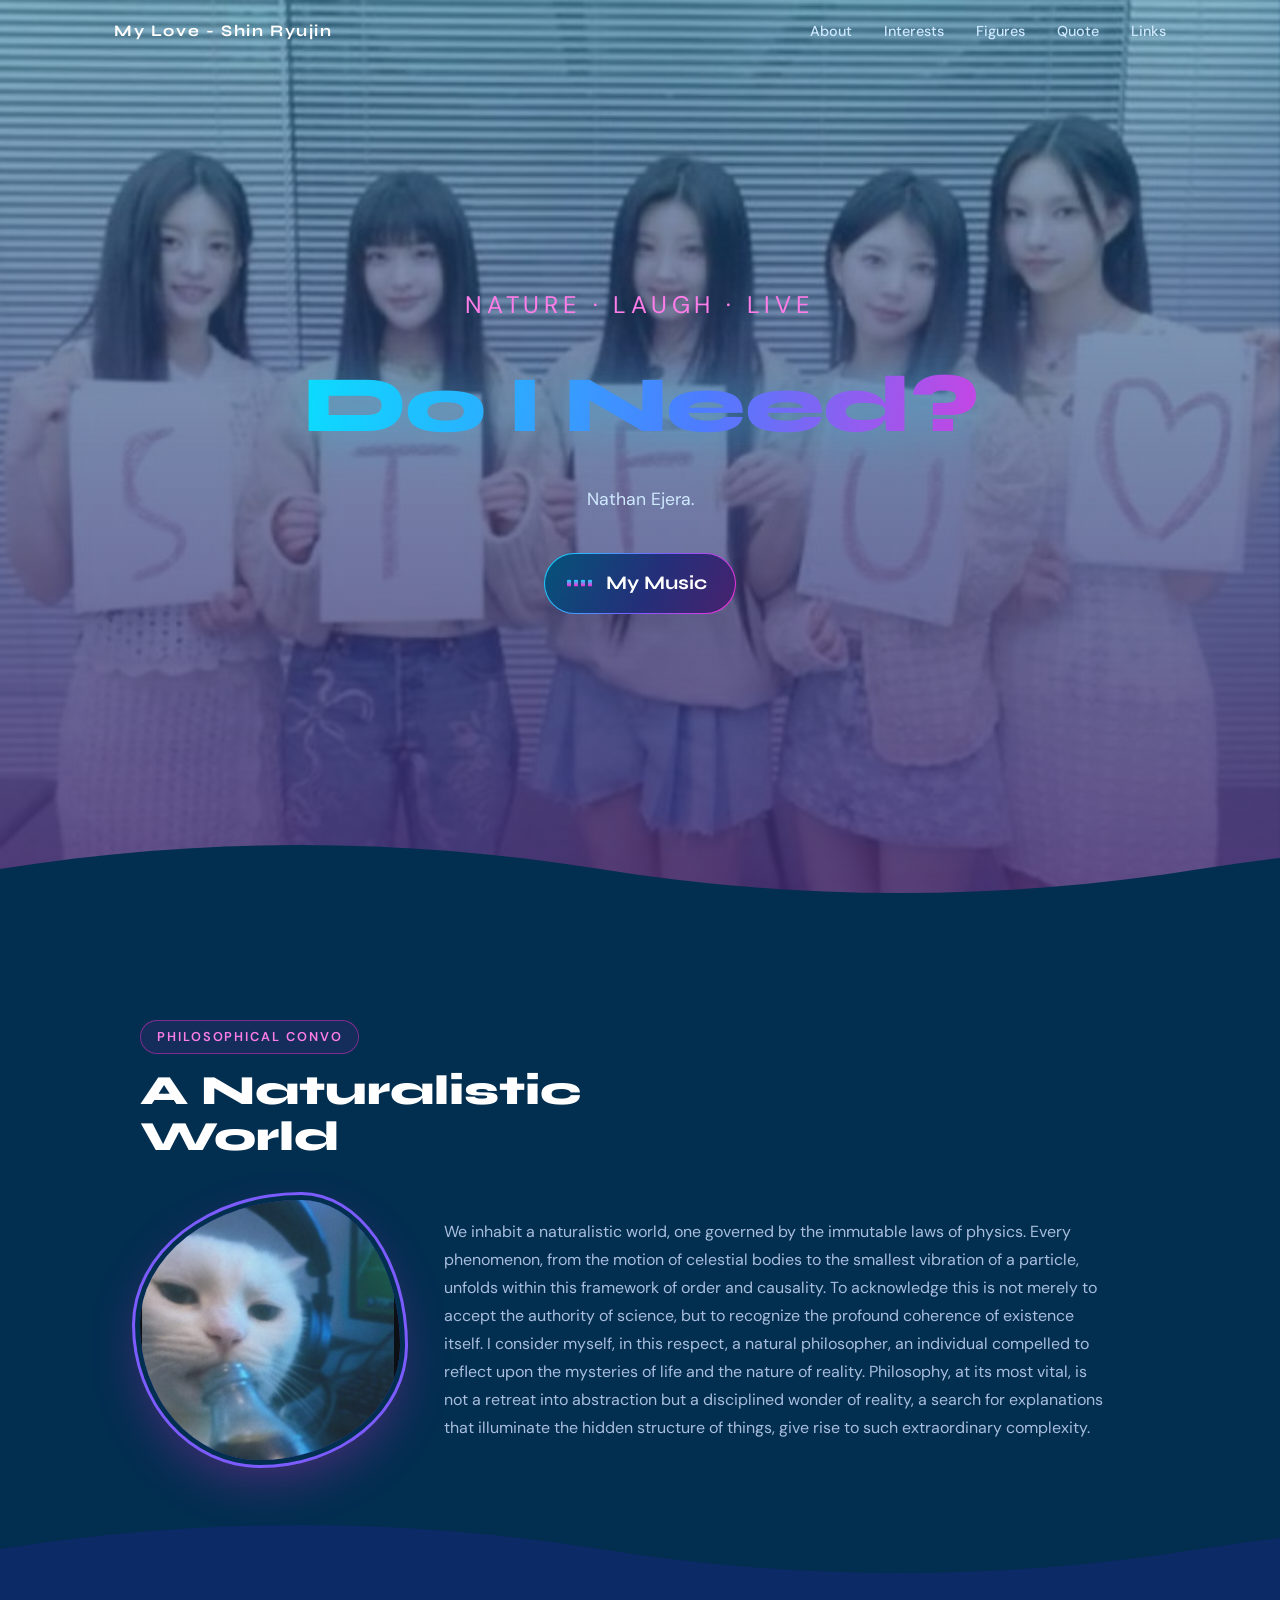
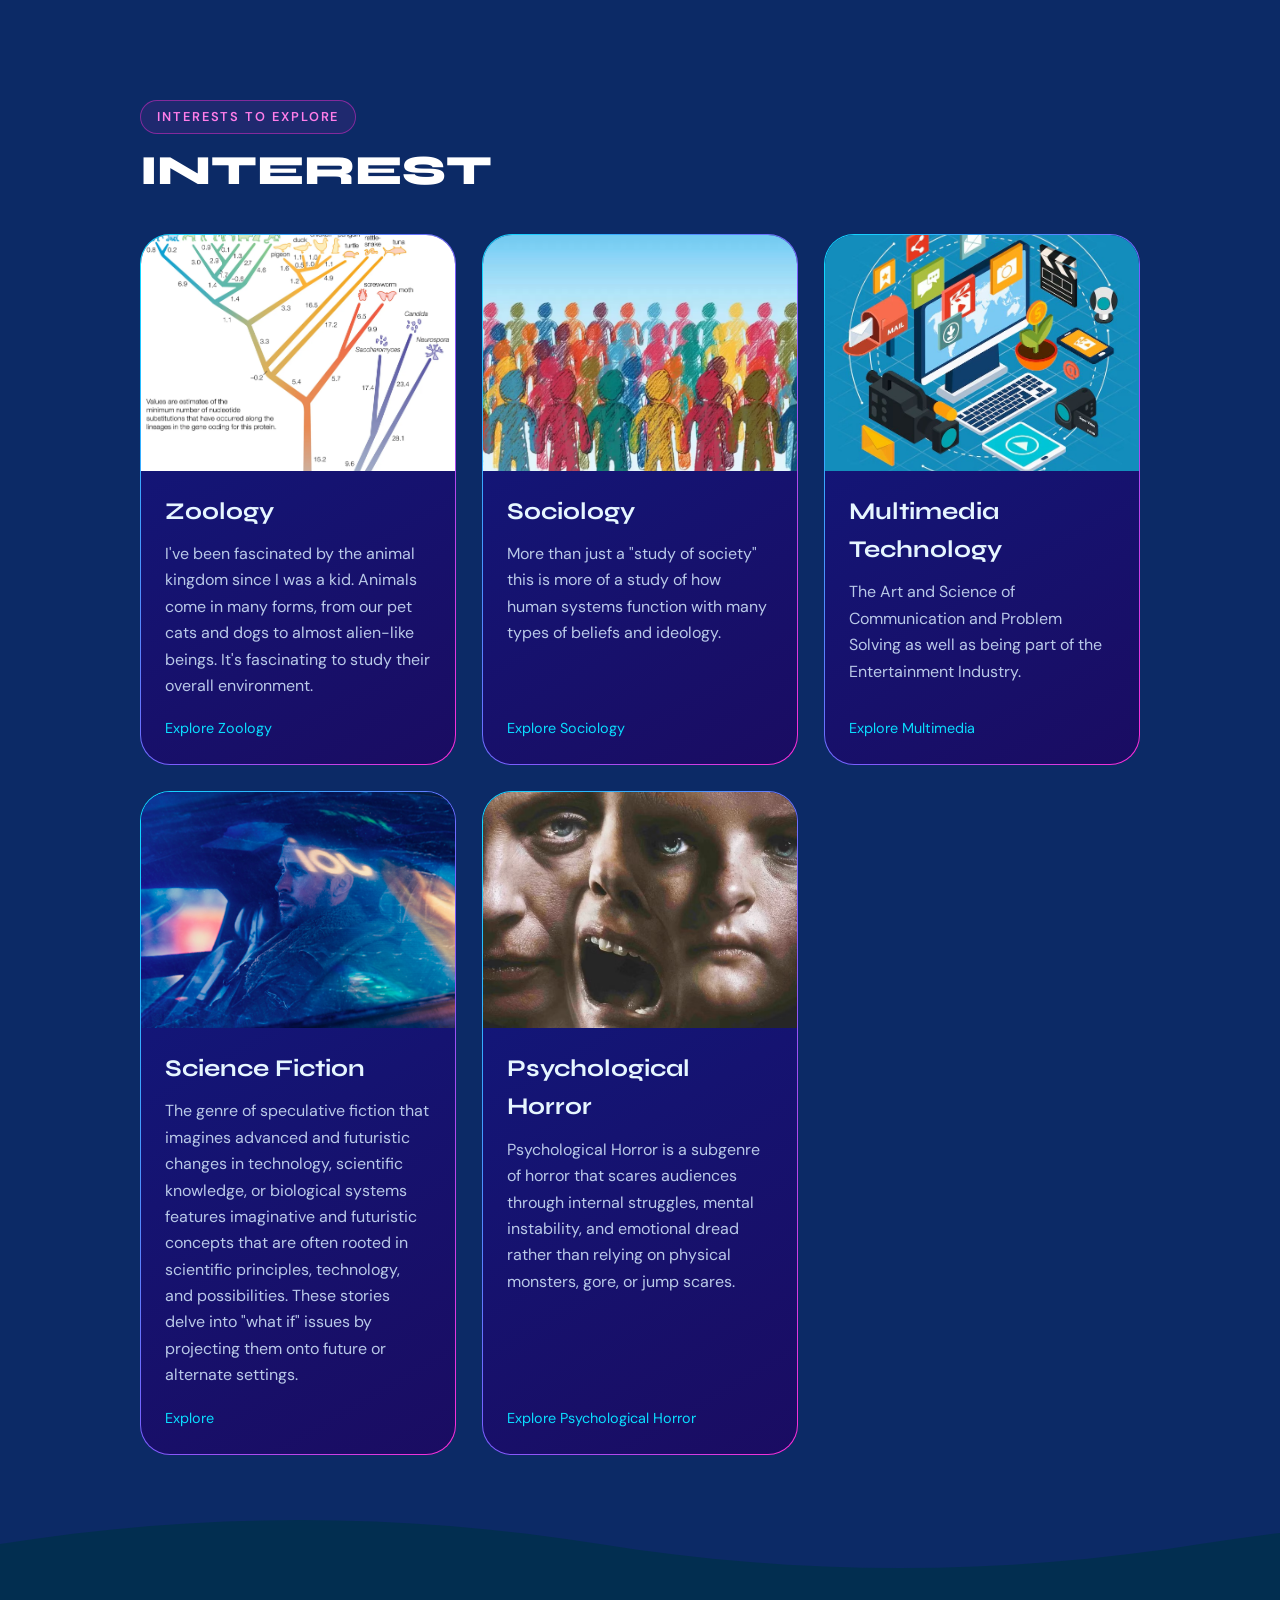
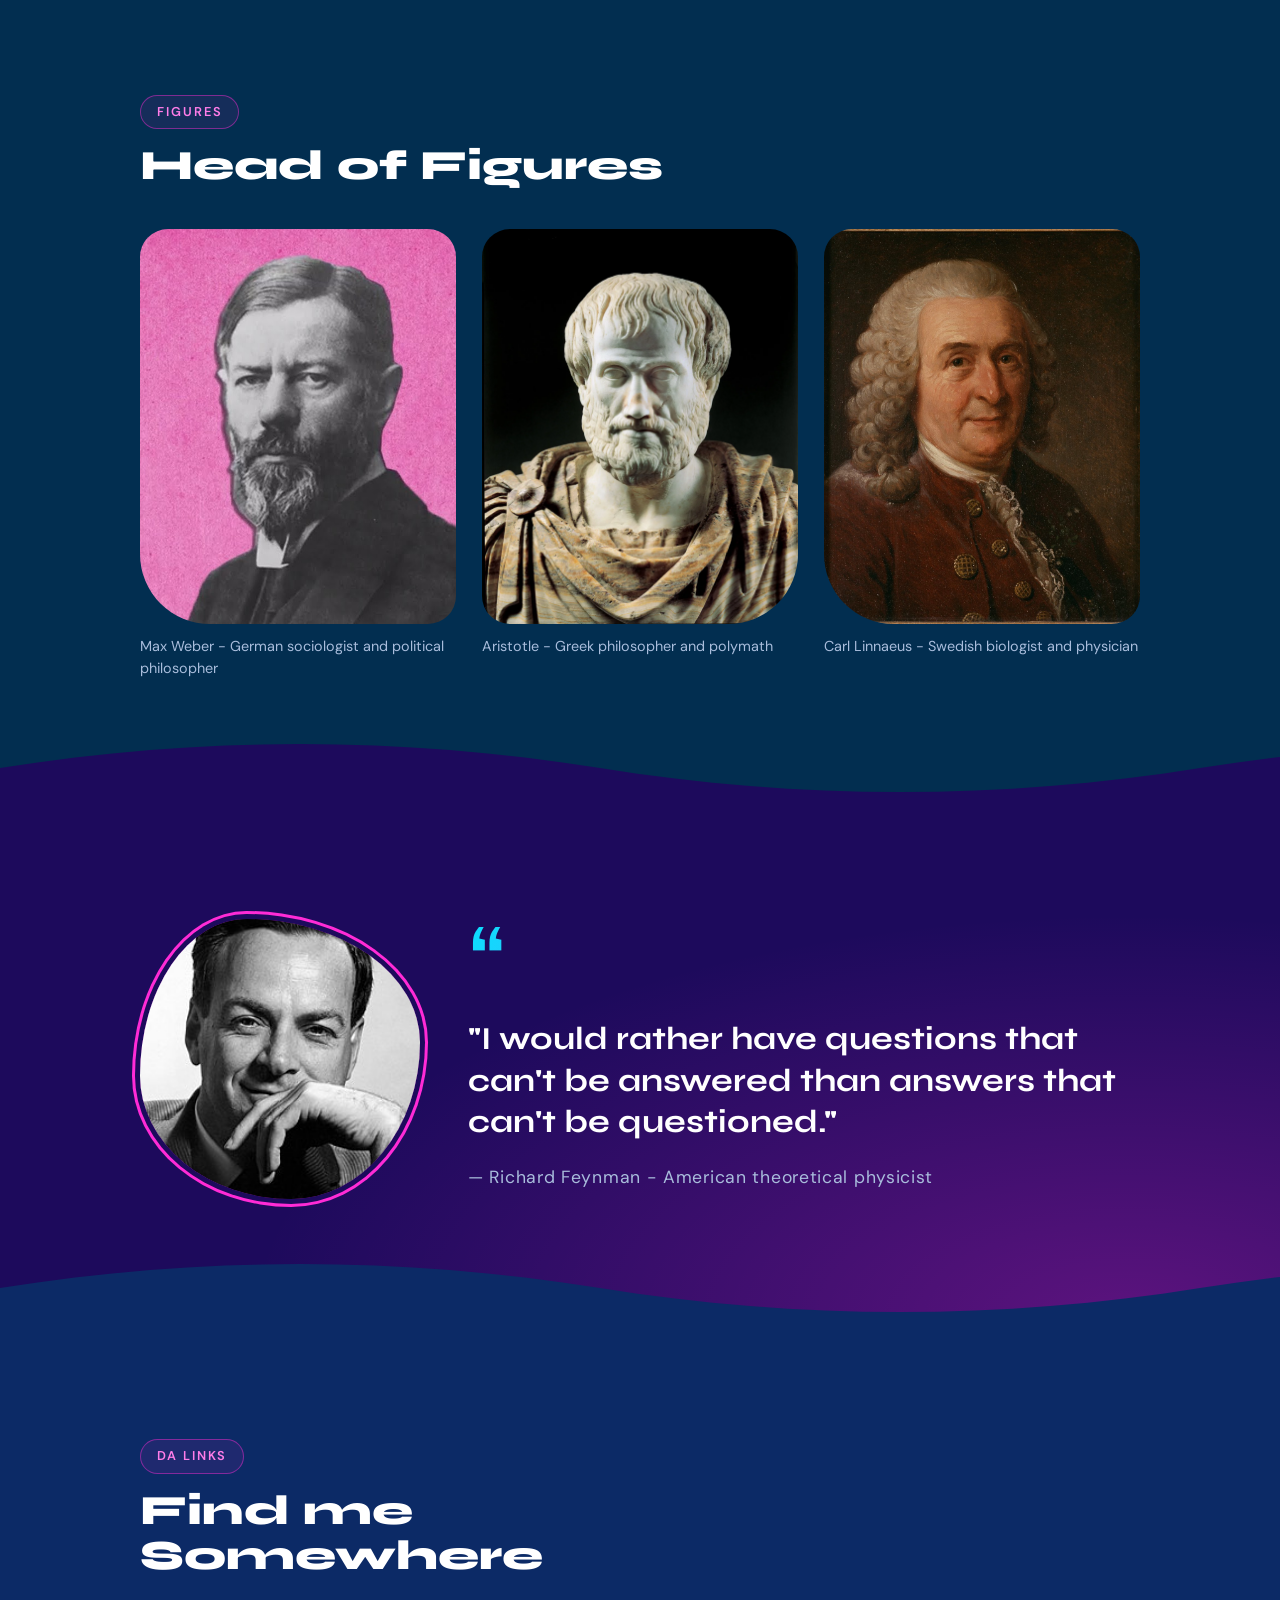
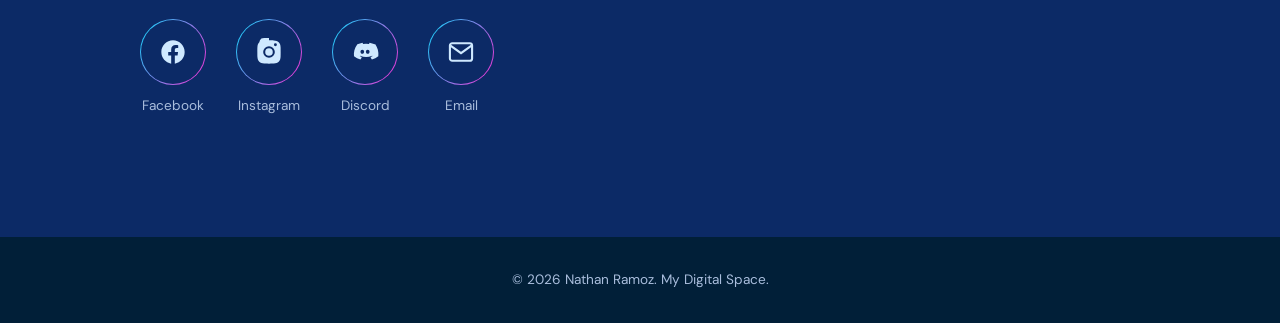
<file: index.html>
<!DOCTYPE html>
<html lang="en">
<head>
  <meta charset="UTF-8">
  <meta name="viewport" content="width=device-width, initial-scale=1.0">
  <title>MyVeryOwn</title>
  <link rel="preconnect" href="https://fonts.googleapis.com">
  <link rel="preconnect" href="https://fonts.gstatic.com" crossorigin>
  <link href="https://fonts.googleapis.com/css2?family=DM+Sans:wght@400;500&family=Syne:wght@700;800&display=swap" rel="stylesheet">
  <link rel="stylesheet" href="style.css">
  <link rel="stylesheet" href="spice.css"> <!-- extra styling, loads after style.css -->
  <link rel="icon" type="image/png" href="fv/bear.jpg">
</head>
<body>

  <header id="hero">
    <div class="hero-img" style="background-image: url('images/cover.jpg');"></div>
    <div class="hero-overlay"></div>
    <div class="hero-content">
      <p class="eyebrow">Nature · Laugh · Live</p>
      <h1>Do I Need?</h1>
      <p class="tagline">Nathan Ejera.</p>
      <!-- Music entry: keep class="scroll-cue music-cue" -->
      <a href="music.html" class="scroll-cue music-cue" aria-label="Open My Music">
        <span class="eq" aria-hidden="true"><i></i><i></i><i></i><i></i></span>
        <span>My Music</span>
      </a>
    </div>
  </header>

  <nav id="navbar">
    <div class="nav-inner">
      <span class="nav-brand">My Love - Shin Ryujin</span>
      <button id="nav-toggle" aria-label="Toggle menu" aria-expanded="false">
        <span></span><span></span><span></span>
      </button>
      <ul id="nav-menu">
        <li><a href="#about">About</a></li>
        <li><a href="#interests">Interests</a></li>
        <li><a href="#favorites">Figures</a></li>
        <li><a href="#quote">Quote</a></li>
        <li><a href="#links">Links</a></li>
      </ul>
    </div>
  </nav>

  <main>

    <section id="about" class="section">
      <div class="section-inner">
        <span class="section-label"> Philosophical Convo </span>
        <h2>A Naturalistic World</h2>
        <div class="about-grid">
          <img src="images/cat.png" alt="Profile photo" class="profile-photo">
          <p>
          We inhabit a naturalistic world, one governed by the immutable laws of physics.
          Every phenomenon, from the motion of celestial bodies to the smallest vibration of a particle,
          unfolds within this framework of order and causality. To acknowledge this is not merely to accept
          the authority of science, but to recognize the profound coherence of existence itself.
          I consider myself, in this respect, a natural philosopher, an individual compelled to reflect
          upon the mysteries of life and the nature of reality.
          Philosophy, at its most vital, is not a retreat into abstraction but a disciplined wonder of reality,
          a search for explanations that illuminate the hidden structure of things,
          give rise to such extraordinary complexity.
          </p>
        </div>
      </div>
    </section>


    <section id="interests" class="section alt">
      <div class="section-inner">
        <span class="section-label">Interests to Explore</span>
        <h2>INTEREST</h2>
        <div class="card-grid">

          <!--To add a field: copy one <article class="card"> block, change the link, image and text. -->

          <article class="card">
            <a href="https://en.wikipedia.org/wiki/Zoology" target="_blank" rel="noopener noreferrer">
              <div class="card-media">
                <img src="images/floor_two/phylogeny.png" alt="Zoology">
              </div>
              <div class="card-body">
                <h3>Zoology</h3>
                <p>I've been fascinated by the animal kingdom since I was a kid.
                  Animals come in many forms, from our pet cats and dogs
                  to almost alien-like beings. It's fascinating to study their overall environment.
                </p>
                <span class="card-more">Explore Zoology</span>
              </div>
            </a>
          </article>

          <article class="card">
            <a href="https://en.wikipedia.org/wiki/Sociology" target="_blank" rel="noopener noreferrer">
              <div class="card-media">
                <img src="images/floor_two/socio.png" alt="Sociology">
              </div>
              <div class="card-body">
                <h3>Sociology</h3>
                <p>More than just a "study of society" this is more of a study of how human
                  systems function with many types of beliefs and ideology.</p>
                <span class="card-more">Explore Sociology</span>
              </div>
            </a>
          </article>

          <article class="card">
            <a href="https://en.wikipedia.org/wiki/Multimedia" target="_blank" rel="noopener noreferrer">
              <div class="card-media">
                <img src="images/floor_two/multimedia.jpeg" alt="MultimediaTech">
              </div>
              <div class="card-body">
                <h3>Multimedia Technology</h3>
                <p>The Art and Science of Communication and Problem Solving as well
                  as being part of the Entertainment Industry.</p>
                <span class="card-more">Explore Multimedia</span>
              </div>
            </a>
          </article>

          <article class="card">
            <a href="https://www.panmacmillan.com/blogs/science-fiction-and-fantasy/science-fiction-subgenres" target="_blank" rel="noopener noreferrer">
              <div class="card-media">
                <img src="images/floor_two/scifi.png" alt="Scifi">
              </div>
              <div class="card-body">
                <h3>Science Fiction</h3>
                <p>The genre of speculative fiction 
                  that imagines advanced and futuristic changes in technology, scientific knowledge, or biological systems
                  features imaginative and futuristic concepts that are often rooted in scientific principles, technology, and possibilities. 
                  These stories delve into "what if" issues by projecting them onto future or alternate settings.</p>
                <span class="card-more">Explore</span>
              </div>
            </a>
          </article>

          <article class="card">
            <a href="https://www.imdb.com/interest/in0000114/" target="_blank" rel="noopener noreferrer">
              <div class="card-media">
                <img src="images/floor_two/hrd.png" alt="PsyHrr">
              </div>
              <div class="card-body">
                <h3>Psychological Horror</h3>
                <p> Psychological Horror is a subgenre of horror that scares audiences through internal struggles, 
                  mental instability, and emotional dread 
                  rather than relying on physical monsters, gore, or jump scares.</p>
                <span class="card-more">Explore Psychological Horror</span>
              </div>
            </a>
          </article>

        </div>
      </div>
    </section>

    <section id="favorites" class="section">
      <div class="section-inner">
        <span class="section-label">Figures</span>
        <h2>Head of Figures</h2>
        <div class="gallery">
          <figure>
            <a href="https://en.wikipedia.org/wiki/Max_Weber"
               target="_blank"
               rel="noopener noreferrer">
               <img src="images/maxx.jpg" alt="Favorite item one">
              <figcaption>Max Weber - German sociologist and political philosopher</figcaption>
            </a>

          </figure>

          <figure>
            <a href="https://en.wikipedia.org/wiki/Aristotle"
            target="_blank"
            rel="noopener noreferrer">
            <img src="images/arii.jpg" alt="Favorite item two">
            <figcaption>Aristotle - Greek philosopher and polymath</figcaption>
            </a>

          </figure>
          <figure>
            <a href="https://en.wikipedia.org/wiki/Carl_Linnaeus"
            target="_blank"
            rel="noopener noreferrer">
            <img src="images/carlv.jpg" alt="Favorite item three">
            <figcaption>Carl Linnaeus - Swedish biologist and physician</figcaption>
            </a>
          </figure>
        </div>
      </div>
    </section>

    <section id="quote" class="section quote-section">
      <div class="section-inner quote-grid">
        <a href="https://en.wikipedia.org/wiki/Richard_Feynman"
        target="_blank"
        rel="noopener noreferrer">
        <img src="images/Richard_Feynman.jpg" alt="Quote visual" class="quote-img">
      </a>
        <blockquote>
          <p>"I would rather have questions that can't be answered than answers that can't be questioned."</p>
          <cite>— Richard Feynman - American theoretical physicist</cite>
        </blockquote>
      </div>
    </section>

    <section id="links" class="section alt">
      <div class="section-inner">
        <span class="section-label">Da Links</span>
        <h2>Find me Somewhere</h2>
        <ul class="icon-links">
          <li>
            <a href="https://www.facebook.com/nathaniel.ejera" target="_blank" rel="noopener" aria-label="Facebook">
              <svg viewBox="0 0 24 24" fill="currentColor"><path d="M22 12.06C22 6.5 17.52 2 12 2S2 6.5 2 12.06c0 5 3.66 9.15 8.44 9.94v-7.03H7.9v-2.91h2.54V9.85c0-2.51 1.49-3.9 3.77-3.9 1.09 0 2.24.2 2.24.2v2.46h-1.26c-1.24 0-1.63.77-1.63 1.56v1.87h2.78l-.44 2.91h-2.34V22c4.78-.79 8.44-4.94 8.44-9.94z"/></svg>
            </a>
            <span>Facebook</span>
          </li>
          <li>
            <a href="https://www.instagram.com/jetbrains_nathan/" target="_blank" rel="noopener" aria-label="Instagram">
              <svg viewBox="0 0 24 24" fill="currentColor"><path d="M12 2c2.72 0 3.06.01 4.12.06 1.06.05 1.79.22 2.43.47.66.26 1.22.6 1.77 1.15.55.55.89 1.11 1.15 1.77.25.64.42 1.37.47 2.43.05 1.06.06 1.4.06 4.12s-.01 3.06-.06 4.12c-.05 1.06-.22 1.79-.47 2.43a4.9 4.9 0 0 1-1.15 1.77 4.9 4.9 0 0 1-1.77 1.15c-.64.25-1.37.42-2.43.47-1.06.05-1.4.06-4.12.06s-3.06-.01-4.12-.06c-1.06-.05-1.79-.22-2.43-.47a4.9 4.9 0 0 1-1.77-1.15 4.9 4.9 0 0 1-1.15-1.77c-.25-.64-.42-1.37-.47-2.43C2.01 15.06 2 14.72 2 12s.01-3.06.06-4.12c.05-1.06.22-1.79.47-2.43.26-.66.6-1.22 1.15-1.77A4.9 4.9 0 0 1 5.45.53c.64-.25 1.37-.42 2.43-.47C8.94.01 9.28 0 12 0zm0 5a5 5 0 1 0 0 10 5 5 0 0 0 0-10zm0 8.25A3.25 3.25 0 1 1 12 8.75a3.25 3.25 0 0 1 0 6.5zM17.5 4.5a1.25 1.25 0 1 0 0 2.5 1.25 1.25 0 0 0 0-2.5z"/></svg>
            </a>
            <span>Instagram</span>
          </li>
          <li>
            <a href="https://discord.com/nathanramos9" target="_blank" rel="noopener" aria-label="Discord">
              <svg viewBox="0 0 24 24" fill="currentColor"><path d="M20.32 5.37a17.9 17.9 0 0 0-4.4-1.37c-.19.35-.4.81-.55 1.18a16.6 16.6 0 0 0-4.94 0 8.7 8.7 0 0 0-.56-1.18 17.8 17.8 0 0 0-4.4 1.37C2.9 8.86 2.24 12.24 2.57 15.58a18 18 0 0 0 5.5 2.8c.44-.6.84-1.25 1.18-1.93-.65-.25-1.27-.55-1.86-.92.16-.11.31-.23.46-.35a12.8 12.8 0 0 0 10.3 0c.15.12.3.24.46.35-.59.37-1.21.67-1.86.92.34.68.74 1.33 1.18 1.93a18 18 0 0 0 5.5-2.8c.4-3.87-.62-7.21-2.61-10.21zM9.68 13.6c-.87 0-1.58-.8-1.58-1.79 0-.98.69-1.79 1.58-1.79.9 0 1.6.81 1.58 1.79 0 .98-.69 1.79-1.58 1.79zm4.65 0c-.87 0-1.58-.8-1.58-1.79 0-.98.69-1.79 1.58-1.79.9 0 1.6.81 1.58 1.79 0 .98-.68 1.79-1.58 1.79z"/></svg>
            </a>
            <span>Discord</span>
          </li>
          <li>
            <a href="mailto:nrejera.ccsjdm@gmail.com" aria-label="Email">
              <svg viewBox="0 0 24 24" fill="none" stroke="currentColor" stroke-width="1.8"><rect x="2.5" y="4.5" width="19" height="15" rx="2"/><path d="M3 6.5l9 6.5 9-6.5"/></svg>
            </a>
            <span>Email</span>
          </li>
        </ul>
      </div>
    </section>

  </main>

  <footer>
    <p>&copy; 2026 Nathan Ramoz. My Digital Space.</p>
  </footer>

  <script src="script.js"></script>
</body>
</html>
</file>
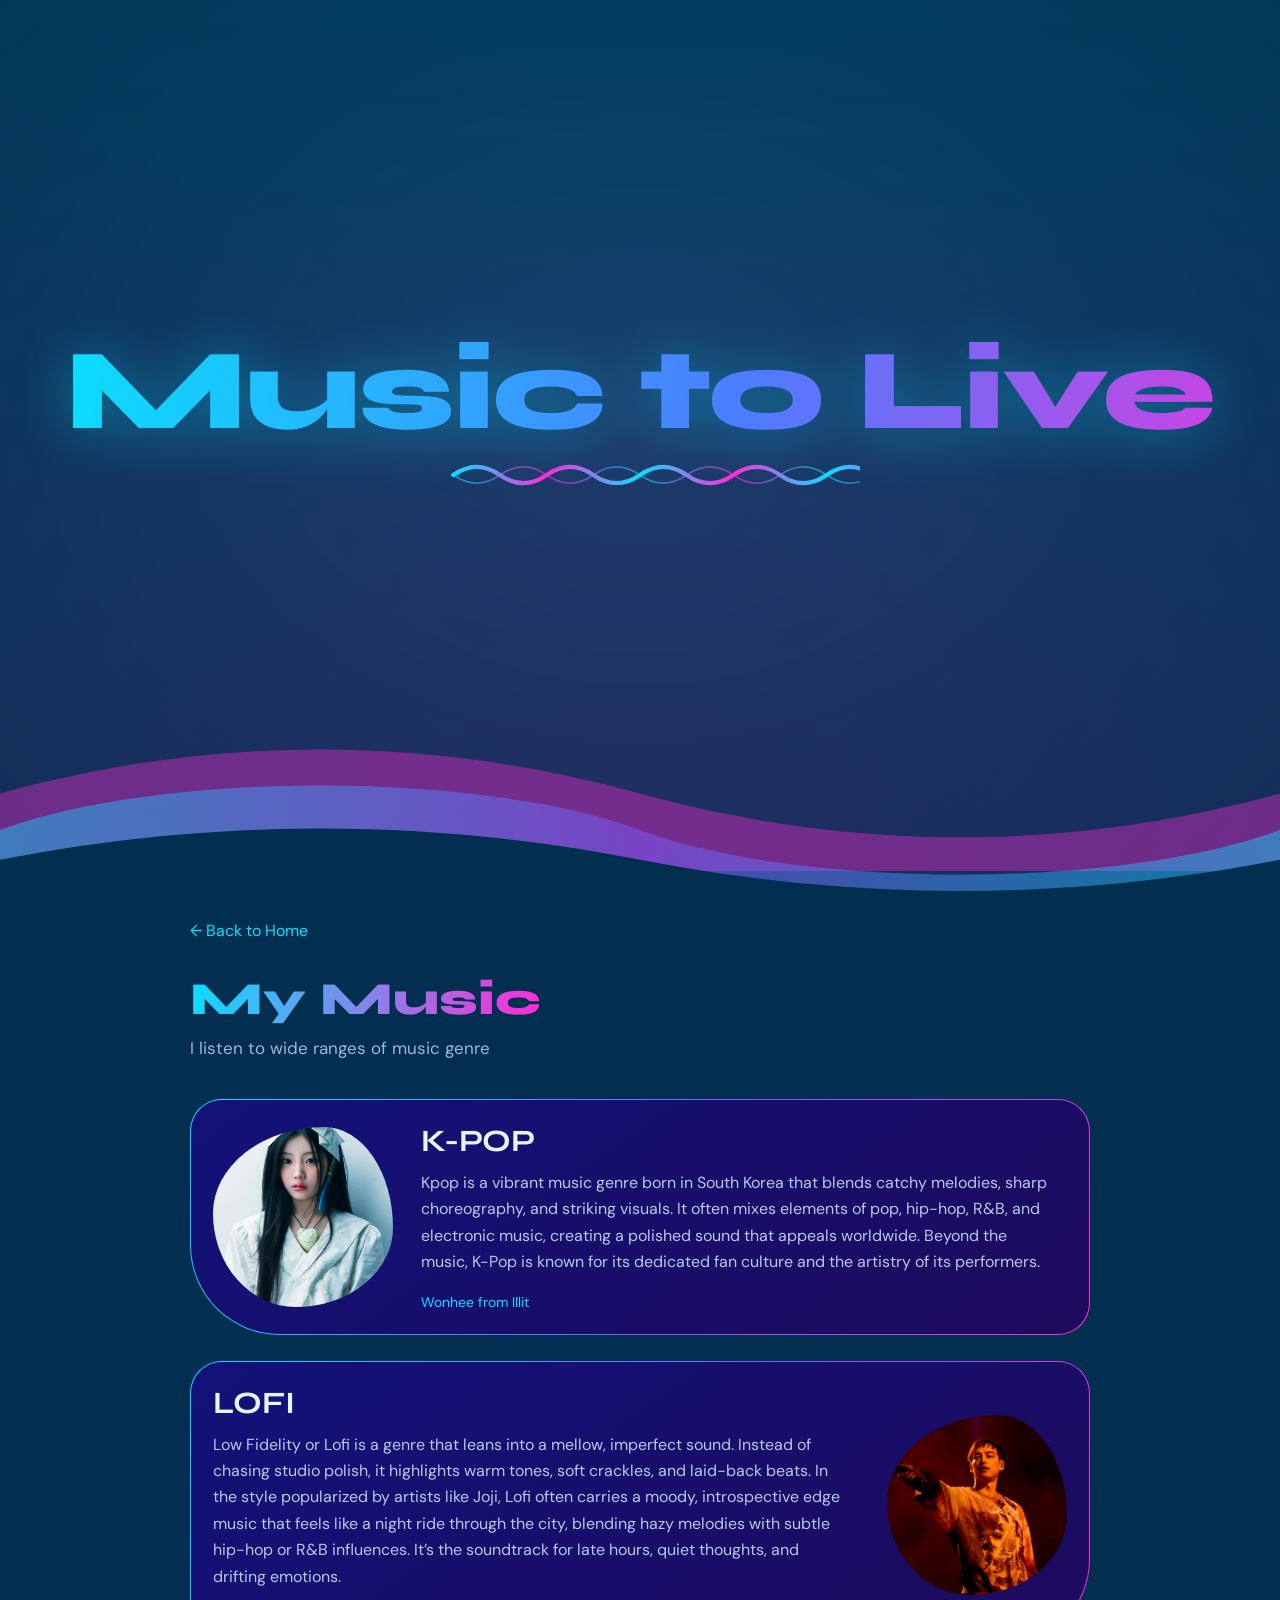
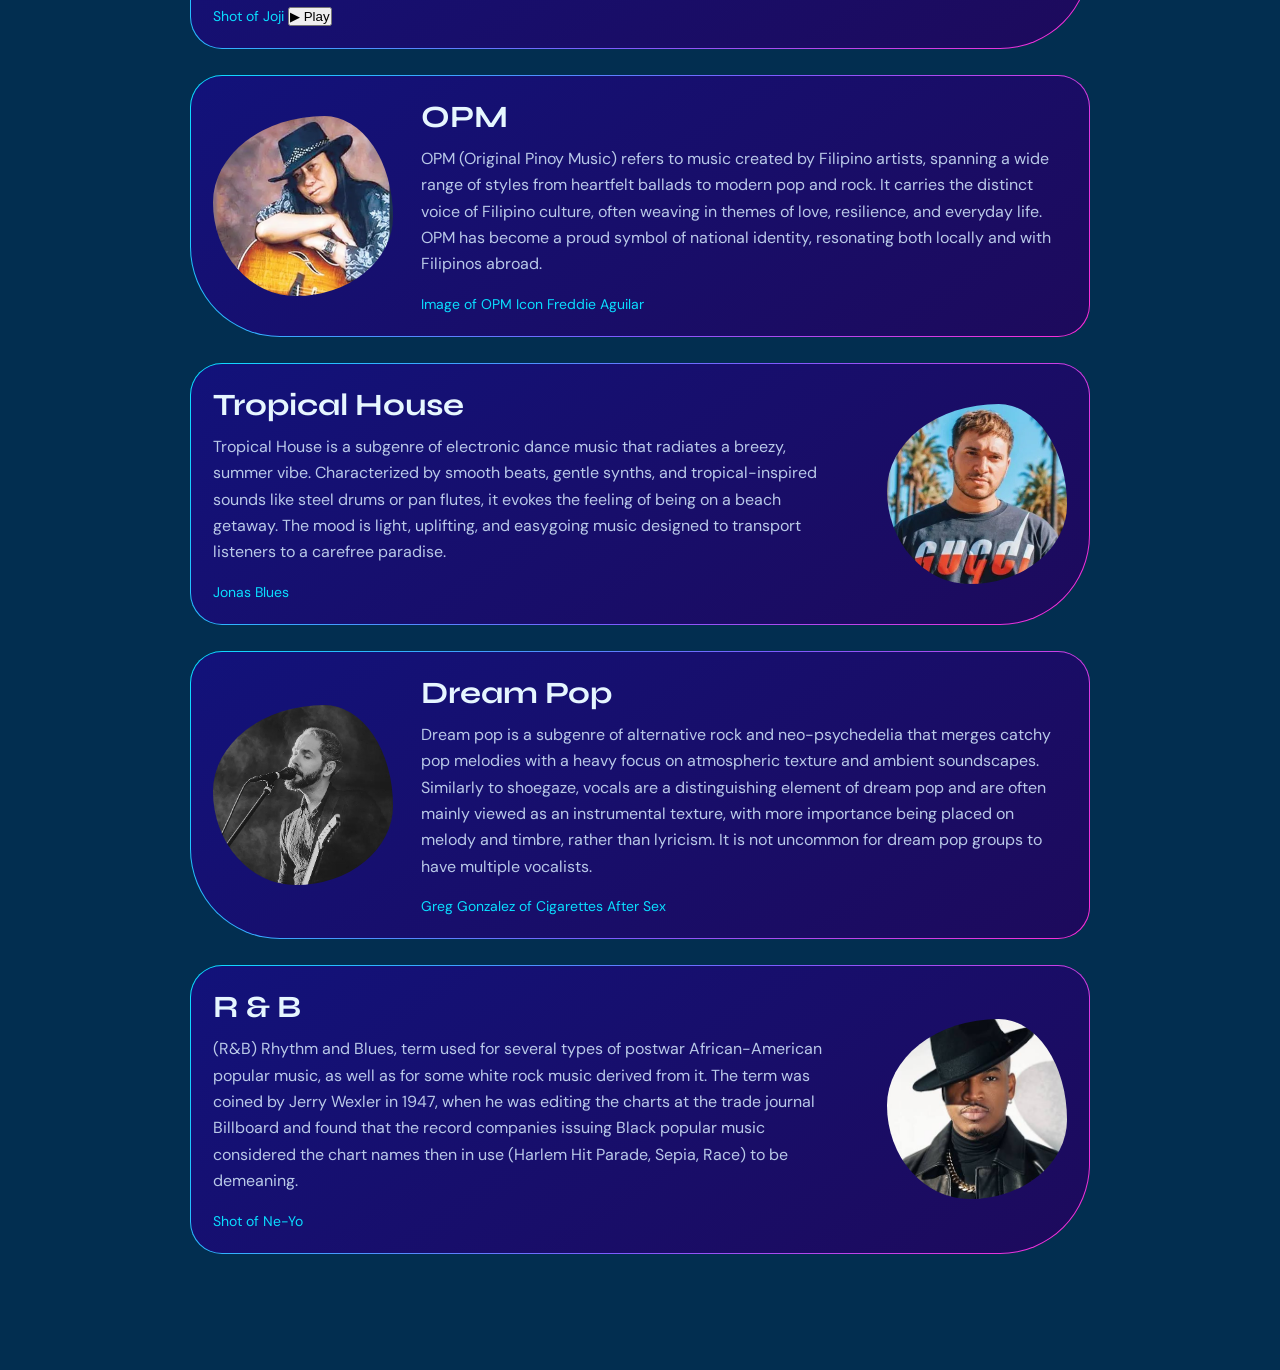
<file: music.html>
<!DOCTYPE html>
<html lang="en">

<head>
    <meta charset="UTF-8">
    <link rel="stylesheet" href="videomusic.css">
    <link rel="icon" type="image/png" href="fv/bear.jpg">
    <meta name="viewport"
          content="width=device-width, initial-scale=1.0">

    <link rel="preconnect" href="https://fonts.googleapis.com">
    <link rel="preconnect" href="https://fonts.gstatic.com" crossorigin>
    <link href="https://fonts.googleapis.com/css2?family=DM+Sans:wght@400;500&family=Syne:wght@700;800&display=swap" rel="stylesheet">

    <title>My Music</title>

    <style>

        * {
            box-sizing: border-box;
            margin: 0;
            padding: 0;
        }

        body {
            background: #022e50;
            color: #cfe9ff;
            font-family: 'DM Sans', Arial, sans-serif;
        }

        .music-page {
            max-width: 900px;
            margin: auto;
        }

        /* Header */

        .page-header {
            margin-bottom: 40px;
        }

        .page-header h1 {
            font-family: 'Syne', Arial, sans-serif;
            font-weight: 800;
            font-size: 46px;
            margin-bottom: 10px;

            background: linear-gradient(100deg, #0adeff, #ff2bd6);
            -webkit-background-clip: text;
            background-clip: text;
            -webkit-text-fill-color: transparent;
            color: transparent;
            width: fit-content;
        }

        .page-header p {
            color: #9fb8d8;
            font-size: 17px;
        }

        /* Navigation */

        .back {
            display: inline-block;

            margin-bottom: 30px;

            color: #0adeff;
            text-decoration: none;

            transition: color 0.2s;
        }

        .back:hover,
        .back:focus-visible {
            color: #ff7de9;
        }

        /* Music cards
           Add a new <article class="music-card"> and it picks up the style
           automatically. Every other card flips image side. */

        .music-card {
            display: flex;
            align-items: center;

            gap: 28px;

            /* gradient border: blue to magenta */
            border: 1.5px solid transparent;
            border-radius: 32px 32px 32px 90px;
            background:
                linear-gradient(145deg, #12127a, #1d0a5c) padding-box,
                linear-gradient(120deg, #0adeff, #7c5cff 55%, #ff2bd6) border-box;

            padding: 22px;

            margin-bottom: 26px;

            transition:
                transform 0.25s,
                box-shadow 0.25s;
        }

        .music-card:nth-of-type(even) {
            flex-direction: row-reverse;
            border-radius: 32px 32px 90px 32px;
        }

        .music-card:hover {
            transform: translateY(-4px);
            box-shadow: 0 14px 40px rgba(124, 92, 255, 0.35);
        }

        /* Image */

        .music-image {
            width: 180px;
            height: 180px;

            object-fit: cover;

            /* soft organic blob instead of a plain square */
            border-radius: 62% 38% 54% 46% / 48% 56% 44% 52%;

            flex-shrink: 0;

            display: block;

            transition: transform 0.25s, border-radius 0.4s;
        }

        .music-image:hover {
            transform: scale(1.04) rotate(-2deg);
            border-radius: 45% 55% 40% 60% / 55% 45% 55% 45%;
        }

        /* Text */

        .music-info {
            padding-right: 15px;
        }

        .music-title {
            display: inline-block;

            font-family: 'Syne', Arial, sans-serif;
            font-weight: 700;

            color: #e6f6ff;

            font-size: 31px;

            text-decoration: none;

            margin-bottom: 10px;
        }

        .music-title:hover {
            text-decoration: underline;
            text-decoration-color: #ff2bd6;
            text-underline-offset: 6px;
        }

        .music-info p {
            color: #b9c9e8;

            line-height: 1.65;

            margin-bottom: 15px;
        }

        .music-link {
            color: #0adeff;

            text-decoration: none;

            font-size: 14px;
        }

        .music-link:hover {
            color: #ff7de9;
        }

        a:focus-visible {
            outline: 2px solid #ff2bd6;
            outline-offset: 4px;
        }

        /* Mobile */

        @media (max-width: 600px) {

            .music-card,
            .music-card:nth-of-type(even) {
                flex-direction: column;
                align-items: stretch;
                border-radius: 28px 28px 28px 60px;
            }

            .music-image {
                width: 100%;
                height: 250px;
                border-radius: 28px 28px 28px 70px;
            }

            .music-title {
                font-size: 24px;
            }

            .music-info {
                padding-right: 0;
            }

        }

    </style>
</head>

<body> 
    <!-- This indside of the body, content to put-->
    <section class="hero" id="hero">
    <video class="hero-video" src="clip/cat.mp4" autoplay muted loop playsinline></video>
        <div class="hero-overlay">
            <h2 class="hero-title">Music to Live</h2>

            <!-- wavy line under the title -->
            <div class="hero-wave" aria-hidden="true">
                <svg viewBox="0 0 320 24" preserveAspectRatio="xMidYMid meet">
                    <defs>
                        <linearGradient id="titleGrad" gradientUnits="userSpaceOnUse" x1="0" y1="0" x2="480" y2="0">
                            <stop offset="0" stop-color="#0adeff"/>
                            <stop offset="0.1667" stop-color="#ff2bd6"/>
                            <stop offset="0.3333" stop-color="#0adeff"/>
                            <stop offset="0.5" stop-color="#ff2bd6"/>
                            <stop offset="0.6667" stop-color="#0adeff"/>
                            <stop offset="0.8333" stop-color="#ff2bd6"/>
                            <stop offset="1" stop-color="#0adeff"/>
                        </linearGradient>
                    </defs>
                    <path class="wave-b" d="M0 12 q20 14 40 0 t40 0 t40 0 t40 0 t40 0 t40 0 t40 0 t40 0 t40 0 t40 0 t40 0 t40 0"/>
                    <path class="wave-a" d="M0 12 q20 -14 40 0 t40 0 t40 0 t40 0 t40 0 t40 0 t40 0 t40 0 t40 0 t40 0 t40 0 t40 0"/>
                </svg>
            </div>
        </div>
    </section>
    <div class="content-wrap">

        <!-- Curved, layered top edge that rises over the video -->
        <div class="wave-edge" aria-hidden="true">
            <div class="wave-layer back">
                <svg viewBox="0 0 2400 140" preserveAspectRatio="none">
                    <defs>
                        <linearGradient id="midGrad" x1="0" y1="0" x2="1" y2="0">
                            <stop offset="0" stop-color="#0adeff" stop-opacity="0.45"/>
                            <stop offset="0.25" stop-color="#7c5cff" stop-opacity="0.5"/>
                            <stop offset="0.5" stop-color="#0adeff" stop-opacity="0.45"/>
                            <stop offset="0.75" stop-color="#7c5cff" stop-opacity="0.5"/>
                            <stop offset="1" stop-color="#0adeff" stop-opacity="0.45"/>
                        </linearGradient>
                    </defs>
                    <path class="fill-back" d="M0 60 C200 0 400 0 600 60 S1000 120 1200 60 C1400 0 1600 0 1800 60 S2200 120 2400 60 V140 H0 Z"/>
                </svg>
            </div>
            <div class="wave-layer mid">
                <svg viewBox="0 0 2400 140" preserveAspectRatio="none">
                    <path class="fill-mid" d="M0 80 C150 30 450 30 600 80 S1050 130 1200 80 C1350 30 1650 30 1800 80 S2250 130 2400 80 V140 H0 Z"/>
                </svg>
            </div>
            <div class="wave-layer front">
                <svg viewBox="0 0 2400 140" preserveAspectRatio="none">
                    <path class="fill-front" d="M0 105 C200 70 400 70 600 105 S1000 140 1200 105 C1400 70 1600 70 1800 105 S2200 140 2400 105 V140 H0 Z"/>
                </svg>
            </div>
        </div>

    <main class="music-page">

        <a href="index.html" class="back">
            ← Back to Home
        </a>

        <header class="page-header">

            <h1>My Music</h1>

            <p>
                I listen to wide ranges of music genre 
            </p>

        </header>

        <!-- K-POP -->

        <article class="music-card">

            <a href="https://en.wikipedia.org/wiki/K-pop"
               target="_blank"
               rel="noopener noreferrer">

                <img src="images/wonhee.jpg"
                     alt="Wonhee"
                     class="music-image">

            </a>

            <div class="music-info">

                <a href="https://artlist.io/blog/k-pop-music/"
                   target="_blank"
                   rel="noopener noreferrer"
                   class="music-title">

                    K-POP

                </a>

                <p>
                    Kpop is a vibrant music genre born in South Korea that blends catchy melodies, sharp choreography, 
                    and striking visuals. 
                    It often mixes elements of pop, hip-hop, R&B, and electronic music, 
                    creating a polished sound that appeals worldwide. 
                    Beyond the music, K-Pop is known for its dedicated fan culture and the artistry of its performers.
                </p>

                <a href="https://en.wikipedia.org/wiki/Illit"
                   target="_blank"
                   rel="noopener noreferrer"
                   class="music-link">

                    Wonhee from Illit

                </a>

            </div>

        </article>


        <!-- LOFI -->

        <article class="music-card">

            <a href="https://en.wikipedia.org/wiki/Lo-fi_music"
               target="_blank"
               rel="noopener noreferrer">

                <img src="images/joji.jpg"
                     alt="Joji"
                     class="music-image">

            </a>

            <div class="music-info">

                <a href="https://en.wikipedia.org/wiki/Lo-fi_music"
                   target="_blank"
                   rel="noopener noreferrer"
                   class="music-title">

                    LOFI

                </a>

                <p>
                    Low Fidelity or Lofi is a genre that leans into a mellow, imperfect sound. 
                    Instead of chasing studio polish, it highlights warm tones, soft crackles, and laid-back beats. 
                    In the style popularized by artists like Joji, Lofi often carries a moody, 
                    introspective edge music that feels like a night ride through the city, 
                    blending hazy melodies with subtle hip-hop or R&B influences. 
                    It’s the soundtrack for late hours, quiet thoughts, and drifting emotions.
                </p>

                <a href="https://en.wikipedia.org/wiki/Joji_(musician)"
                   target="_blank"
                   rel="noopener noreferrer"
                   class="music-link">

                    Shot of Joji 

                </a>
                
                <button class="play-sample"
                    data-src="wave/Sanctuary.mp3"
                    data-start="0"
                    data-end="60">
                        ▶ Play
                </button>

            </div>

        </article>


        <!-- OPM -->

        <article class="music-card">

            <a href="https://en.wikipedia.org/wiki/Music_of_the_Philippines#Original_Pilipino_Music_(OPM)"
               target="_blank"
               rel="noopener noreferrer">

                <img src="images/fred.jpg"
                     alt="Fred"
                     class="music-image">

            </a>

            <div class="music-info">

                <a href="https://en.wikipedia.org/wiki/Music_of_the_Philippines#Original_Pilipino_Music_(OPM)"
                   target="_blank"
                   rel="noopener noreferrer"
                   class="music-title">

                    OPM

                </a>

                <p>
                    OPM (Original Pinoy Music) refers to music created by Filipino artists, spanning a wide range of styles from heartfelt ballads to modern pop and rock. 
                    It carries the distinct voice of Filipino culture, often weaving in themes of love, resilience, and everyday life. 
                    OPM has become a proud symbol of national identity, resonating both locally and with Filipinos abroad.
                </p>

                <a href="https://en.wikipedia.org/wiki/Freddie_Aguilar"
                   target="_blank"
                   rel="noopener noreferrer"
                   class="music-link">

                    Image of OPM Icon Freddie Aguilar

                </a>

            </div>

        </article>


        <!-- TROPICAL HOUSE -->

        <article class="music-card">

            <a href="https://en.wikipedia.org/wiki/Tropical_house"
               target="_blank"
               rel="noopener noreferrer">

                <img src="images/jonas.jpg"
                     alt="Jonas"
                     class="music-image">

            </a>

            <div class="music-info">

                <a href="https://rateyourmusic.com/genre/tropical-house/"
                   target="_blank"
                   rel="noopener noreferrer"
                   class="music-title">

                    Tropical House

                </a>

                <p>
                    Tropical House is a subgenre of electronic dance music that radiates a breezy, summer vibe. 
                    Characterized by smooth beats, gentle synths, and tropical-inspired sounds like steel drums or pan flutes, 
                    it evokes the feeling of being on a beach getaway. 
                    The mood is light, uplifting, and easygoing music designed to transport listeners to a carefree paradise.
                </p>

                <a href="https://en.wikipedia.org/wiki/Jonas_Blue"
                   target="_blank"
                   rel="noopener noreferrer"
                   class="music-link">

                    Jonas Blues

                </a>

            </div>

        </article>

       <article class="music-card">

            <a href="https://en.wikipedia.org/wiki/Cigarettes_After_Sex"
               target="_blank"
               rel="noopener noreferrer">

                <img src="images/cas.png"
                     alt="CAS"
                     class="music-image">

            </a>

            <div class="music-info">

                <a href="https://rateyourmusic.com/genre/dream-pop/"
                   target="_blank"
                   rel="noopener noreferrer"
                   class="music-title">

                    Dream Pop

                </a>

                <p>
                    Dream pop is a subgenre of alternative rock and neo-psychedelia that merges catchy pop melodies 
                    with a heavy focus on atmospheric texture and ambient soundscapes. 
                    Similarly to shoegaze, vocals are a distinguishing element of dream pop and are often mainly viewed as an instrumental texture, 
                    with more importance being placed on melody and timbre, rather than lyricism. 
                    It is not uncommon for dream pop groups to have multiple vocalists.
                </p>

                <a href="https://en.wikipedia.org/wiki/Cigarettes_After_Sex"
                   target="_blank"
                   rel="noopener noreferrer"
                   class="music-link">

                    Greg Gonzalez of Cigarettes After Sex 

                </a>

            </div>

        </article>

       <article class="music-card">

            <a href="https://www.startle.io/blog/music-genres-explained-r-b
               target="_blank"
               rel="noopener noreferrer">

                <img src="images/neyo.png"
                     alt="RnB"
                     class="music-image">

            </a>

            <div class="music-info">

                <a href="https://www.startle.io/blog/music-genres-explained-r-b"
                   target="_blank"
                   rel="noopener noreferrer"
                   class="music-title">

                    R & B

                </a>

                <p>
                    (R&B) Rhythm and Blues, term used for several types of postwar African-American popular music, 
                    as well as for some white rock music derived from it. 
                    The term was coined by Jerry Wexler in 1947, when he was editing the charts at the trade journal Billboard and 
                    found that the record companies issuing Black popular music considered the chart names 
                    then in use (Harlem Hit Parade, Sepia, Race) to be demeaning.
                </p>

                <a href="https://en.wikipedia.org/wiki/Ne-Yo"
                   target="_blank"
                   rel="noopener noreferrer"
                   class="music-link">

                    Shot of Ne-Yo

                </a>

            </div>

        </article>        

    </main>

    </div>

    <script>
        const hero = document.getElementById('hero');
        const root = document.documentElement;
        let ticking = false;

        function update() {
            const progress = Math.min(window.scrollY / window.innerHeight, 1);
            hero.style.opacity = 1 - progress;
            hero.style.transform = `scale(${1 - progress * 0.1})`;
            root.style.setProperty('--p', progress);   /* drives wave + title parallax */
            ticking = false;
        }

        window.addEventListener('scroll', () => {
            if (!ticking) {
                requestAnimationFrame(update);
                ticking = true;
            }
        }, { passive: true });

        update();
    </script>

    
    <audio id="musicPlayer" preload="none"></audio>
    <script src="wave/player.js"></script>


</body>

</html>
</file>
<file: style.css>
/* tokens */
:root {
  /* surfaces */
  --navy: #022e50;
  --navy-alt: #0c2a66;
  --night: #1d0a5c;
  --deep: #011f38;
  /* accents */
  --blue: #0adeff;
  --violet: #7c5cff;
  --magenta: #ff2bd6;
  --pink: #ff7de9;
  /* text */
  --ink: #cfe9ff;
  --muted: #a9bddc;
  --white: #ffffff;
  /* type */
  --font-display: 'Syne', 'Arial Black', Arial, sans-serif;
  --font-body: 'DM Sans', Arial, sans-serif;
  /* motion */
  --ease-out: cubic-bezier(0.22, 1, 0.36, 1);
  --ease-smooth: cubic-bezier(0.16, 1, 0.3, 1);
}
/* 2. Base*/
* {
  margin: 0;
  padding: 0;
  box-sizing: border-box;
}
html {
  scroll-behavior: smooth;
}
body {
  font-family: var(--font-body);
  color: var(--ink);
  background: var(--navy);
  line-height: 1.6;
}

a {
  color: inherit;
  text-decoration: none;
}
a:focus-visible,
button:focus-visible {
  outline: 2px solid var(--magenta);
  outline-offset: 4px;
}

/* 3. Hero (image stays fixed, <main> slides over it) */
#hero {
  position: relative;
  height: 100vh;
  overflow: hidden;
  display: flex;
  align-items: center;
  justify-content: center;
}

.hero-img {
  position: fixed;
  top: 0;
  left: 0;
  width: 100%;
  height: 100vh;
  background-size: cover;
  background-position: center;
  background-color: var(--navy);
  z-index: 0;
  will-change: opacity, transform;
  transition:
    opacity 700ms var(--ease-smooth),
    transform 1200ms var(--ease-smooth);
}

.hero-overlay {
  position: fixed;
  top: 0;
  left: 0;
  width: 100%;
  height: 100vh;
  background: linear-gradient(
    180deg,
    rgba(2, 46, 80, 0.35) 0%,
    rgba(2, 46, 80, 0.8) 100%
  );
  z-index: 1;
  will-change: opacity;
  transition: opacity 700ms var(--ease-smooth);
}

.hero-content {
  position: relative;
  z-index: 2;
  text-align: center;
  color: var(--white);
  padding: 0 24px;
  animation: heroContentIn 1s var(--ease-out) both;
}

.eyebrow {
  text-transform: uppercase;
  letter-spacing: 0.2em;
  font-size: 1.5rem;
  color: var(--pink);
  margin-bottom: 16px;
  animation: heroItemIn 700ms var(--ease-out) 100ms both;
}

.hero-content h1 {
  font-family: var(--font-display);
  font-size: clamp(2.5rem, 7vw, 5rem);
  font-weight: 800;
  letter-spacing: -0.02em;
  margin-bottom: 16px;
  animation: heroItemIn 800ms var(--ease-out) 180ms both;
}

.tagline {
  font-size: 1.1rem;
  color: var(--ink);
  max-width: 480px;
  margin: 0 auto 40px;
  animation: heroItemIn 800ms var(--ease-out) 300ms both;
}

/*4. Navigation (script.js toggles .scrolled and .open) */
#navbar {
  position: fixed;
  top: 0;
  left: 0;
  right: 0;
  z-index: 10;
  background: rgba(2, 46, 80, 0);
  transition:
    background 400ms ease,
    box-shadow 400ms ease,
    backdrop-filter 400ms ease;
}

#navbar.scrolled {
  background: rgba(2, 46, 80, 0.8);
  backdrop-filter: blur(14px);
  -webkit-backdrop-filter: blur(14px);
  box-shadow: 0 8px 30px rgba(0, 0, 0, 0.15);
}

.nav-inner {
  position: relative;
  max-width: 1100px;
  margin: 0 auto;
  padding: 18px 24px;
  display: flex;
  align-items: center;
  justify-content: space-between;
}

.nav-brand {
  font-family: var(--font-display);
  font-weight: 700;
  letter-spacing: 0.1em;
  color: var(--white);
}

#navbar ul {
  list-style: none;
  display: flex;
  gap: 32px;
}

#navbar a {
  position: relative;
  color: var(--ink);
  font-size: 0.9rem;
  font-weight: 500;
  transition: color 200ms ease;
}

#navbar a:hover {
  color: var(--pink);
}

#navbar a::after {
  content: "";
  position: absolute;
  left: 0;
  bottom: -6px;
  width: 100%;
  height: 2px;
  background: var(--magenta);
  transform: scaleX(0);
  transform-origin: right;
  transition: transform 300ms var(--ease-out);
}

#navbar a:hover::after,
#navbar a:focus-visible::after {
  transform: scaleX(1);
  transform-origin: left;
}

#nav-toggle {
  display: none;
  flex-direction: column;
  justify-content: center;
  gap: 5px;
  width: 40px;
  height: 40px;
  background: none;
  border: none;
  cursor: pointer;
}

#nav-toggle span {
  display: block;
  width: 24px;
  height: 2px;
  background: var(--white);
  transition:
    transform 250ms ease,
    opacity 250ms ease;
}

#nav-toggle.open span:nth-child(1) { transform: translateY(7px) rotate(45deg); }
#nav-toggle.open span:nth-child(2) { opacity: 0; }
#nav-toggle.open span:nth-child(3) { transform: translateY(-7px) rotate(-45deg); }

/* 5. Page + sections */
main {
  position: relative;
  z-index: 3;
  background: var(--navy);
}

.section {
  --bg: var(--navy);            /* spice.css reads --bg for the wave edge */
  position: relative;
  background: var(--bg);
  padding: clamp(80px, 10vw, 120px) 24px;
}

.section.alt { --bg: var(--navy-alt); }
.quote-section { --bg: var(--night); color: var(--white); }

.section-inner {
  max-width: 1000px;
  margin: 0 auto;
}

.section-label {
  display: inline-block;
  font-size: 0.8rem;
  text-transform: uppercase;
  letter-spacing: 0.15em;
  font-weight: 600;
  color: var(--pink);
  margin-bottom: 14px;
}

.section h2 {
  font-family: var(--font-display);
  font-size: clamp(1.8rem, 4vw, 2.6rem);
  font-weight: 800;
  line-height: 1.1;
  color: var(--white);
  margin-bottom: 40px;
  max-width: 600px;
}

.section p {
  color: var(--muted);
}

/* ---------- 6. Scroll reveal ----------
   script.js adds .is-visible to a section. :where() keeps these rules at zero
   specificity, so hover lifts on cards still work and any number of cards,
   figures or links reveals correctly (columns stagger: 1st, 2nd, 3rd...). */
:where(.section-label, .section h2, .about-grid, .card, .gallery figure, .icon-links li, .quote-grid) {
  opacity: 0;
  transform: translateY(35px);
  transition:
    opacity 700ms var(--ease-out),
    transform 700ms var(--ease-out);
}

.section.is-visible :where(.section-label, h2, .about-grid, .card, .gallery figure, .icon-links li, .quote-grid) {
  opacity: 1;
  transform: none;
}

.section.is-visible .section-label { transition-delay: 50ms; }
.section.is-visible h2             { transition-delay: 120ms; }
.section.is-visible .about-grid    { transition-delay: 220ms; }
.section.is-visible .quote-grid    { transition-delay: 180ms; }

:where(.section.is-visible :is(.card, .gallery figure, .icon-links li):nth-child(3n + 1)) { transition-delay: 180ms; }
:where(.section.is-visible :is(.card, .gallery figure, .icon-links li):nth-child(3n + 2)) { transition-delay: 280ms; }
:where(.section.is-visible :is(.card, .gallery figure, .icon-links li):nth-child(3n + 3)) { transition-delay: 380ms; }

/* 7. About*/
.about-grid {
  display: grid;
  grid-template-columns: minmax(180px, 260px) 1fr;
  gap: 44px;
  align-items: center;
}

.about-grid p {
  max-width: 60ch;
  line-height: 1.75;
}

.profile-photo {
  width: 100%;
  aspect-ratio: 1;
  object-fit: cover;
  transition: transform 700ms var(--ease-out);
}

.profile-photo:hover {
  transform: scale(1.03);
}

/*8. Fields (article cards)*/
.card-grid {
  display: grid;
  grid-template-columns: repeat(auto-fit, minmax(250px, 1fr));
  gap: 26px;
}

.card {
  display: flex;
  transition:
    opacity 700ms var(--ease-out),
    transform 500ms var(--ease-out),
    box-shadow 400ms ease;
}

.card:hover,
.card:focus-within {
  transform: translateY(-6px);
  transition-delay: 0ms;
}

.card > a {
  display: flex;
  flex-direction: column;
  width: 100%;
}

.card-media {
  aspect-ratio: 4 / 3;
  overflow: hidden;
}

.card-media img {
  display: block;
  width: 100%;
  height: 100%;
  object-fit: cover;
  transition: transform 500ms var(--ease-out);
}

.card:hover .card-media img {
  transform: scale(1.06);
}

.card-body {
  display: flex;
  flex-direction: column;
  flex: 1;
  padding: 22px 24px 24px;
}

.card h3 {
  font-family: var(--font-display);
  font-size: 1.5rem;
  font-weight: 700;
  color: #e6f6ff;
  margin-bottom: 10px;
}

.card p {
  color: #b9c9e8;
  line-height: 1.65;
  margin-bottom: 18px;
}

.card-more {
  margin-top: auto;
  font-size: 0.9rem;
  color: var(--blue);
  transition: color 200ms ease;
}

.card:hover .card-more {
  color: var(--pink);
}

/*9. Figures- */
.gallery {
  display: grid;
  grid-template-columns: repeat(auto-fit, minmax(230px, 1fr));
  gap: 26px;
}

.gallery figure {
  margin: 0;
}

.gallery figure a {
  display: block;
}

.gallery img {
  display: block;
  width: 100%;
  aspect-ratio: 4 / 5;
  object-fit: cover;
  transition:
    transform 500ms var(--ease-out),
    box-shadow 400ms ease;
}

.gallery figure:hover img {
  transform: translateY(-4px);
}

.gallery figcaption {
  margin-top: 12px;
  font-size: 0.9rem;
  line-height: 1.5;
  color: var(--muted);
  transition:
    color 300ms ease,
    transform 300ms var(--ease-out);
}

.gallery figure:hover figcaption {
  color: var(--white);
  transform: translateX(3px);
}

/*10. Quote*/
.quote-grid {
  display: grid;
  grid-template-columns: minmax(180px, 280px) 1fr;
  gap: 48px;
  align-items: center;
}

.quote-img {
  display: block;
  width: 100%;
  aspect-ratio: 1;
  object-fit: cover;
  transition: transform 700ms var(--ease-out);
}

.quote-img:hover {
  transform: scale(1.03);
}

.quote-grid blockquote {
  margin: 0;
}

.quote-grid blockquote p {
  font-family: var(--font-display);
  font-size: clamp(1.4rem, 3.4vw, 2rem);
  font-weight: 700;
  line-height: 1.3;
  color: var(--white);
}

.quote-grid cite {
  display: block;
  margin-top: 20px;
  font-style: normal;
  font-size: 1.1rem;
  letter-spacing: 0.04em;
  color: var(--muted);
}

/* 11. Links */
.icon-links {
  list-style: none;
  display: flex;
  gap: 30px;
  flex-wrap: wrap;
}

.icon-links li {
  display: flex;
  flex-direction: column;
  align-items: center;
  gap: 10px;
}

.icon-links a {
  display: grid;
  place-items: center;
  width: 66px;
  height: 66px;
  border-radius: 50%;
  color: var(--ink);
  transition:
    transform 350ms var(--ease-out),
    color 300ms ease,
    box-shadow 300ms ease;
}

.icon-links a svg {
  width: 28px;
  height: 28px;
}

.icon-links a:hover,
.icon-links a:focus-visible {
  transform: translateY(-6px) scale(1.05);
}

.icon-links span {
  color: var(--muted);
  font-size: 0.85rem;
}

/* 12. Footer */
footer {
  position: relative;
  z-index: 3;
  background: var(--deep);
  color: var(--muted);
  text-align: center;
  padding: 32px 24px;
  font-size: 0.85rem;
}

/*  13. Keyframes*/
@keyframes heroContentIn {
  from { opacity: 0; }
  to   { opacity: 1; }
}

@keyframes heroItemIn {
  from { opacity: 0; transform: translateY(28px); }
  to   { opacity: 1; transform: translateY(0); }
}

/*14. Responsive  */
@media (max-width: 720px) {
  .about-grid,
  .quote-grid {
    grid-template-columns: 1fr;
    gap: 30px;
  }

  .quote-grid {
    text-align: center;
  }

  .profile-photo,
  .quote-img {
    max-width: 240px;
    margin: 0 auto;
  }

  .section {
    padding: 72px 20px;
  }

  #nav-toggle {
    display: flex;
  }

  #nav-menu {
    position: absolute;
    top: 100%;
    left: 0;
    right: 0;
    flex-direction: column;
    gap: 0;
    background: rgba(2, 46, 80, 0.98);
    max-height: 0;
    overflow: hidden;
    opacity: 0;
    transition:
      max-height 400ms var(--ease-out),
      opacity 300ms ease;
  }

  #nav-menu.open {
    max-height: 320px;
    opacity: 1;
  }

  #nav-menu li {
    width: 100%;
  }
  #nav-menu a {
    display: block;
    padding: 16px 24px;
    border-top: 1px solid rgba(255, 255, 255, 0.08);
  }

  #nav-menu a::after {
    display: none;
  }
}
@media (max-width: 480px) {
  .hero-content h1 {
    font-size: 2.2rem;
  }
  .tagline {
    font-size: 1rem;
  }
  .icon-links {
    gap: 20px;
    justify-content: center;
  }

  .icon-links a {
    width: 56px;
    height: 56px;
  }
}
/* touch screens: no sticky hover lifts */
@media (hover: none) {
  .card:hover,
  .icon-links a:hover,
  .profile-photo:hover,
  .quote-img:hover,
  .gallery figure:hover img,
  .gallery figure:hover figcaption {
    transform: none;
  }
}
/* also calms every animation in spice.css */
@media (prefers-reduced-motion: reduce) {
  *,
  *::before,
  *::after {
    animation-duration: 0.01ms !important;
    animation-iteration-count: 1 !important;
    transition-duration: 0.01ms !important;
    scroll-behavior: auto !important;
  }

  :where(.section-label, .section h2, .about-grid, .card, .gallery figure, .icon-links li, .quote-grid) {
    opacity: 1;
    transform: none;
  }
}
</file>
<file: spice.css>
/* ---------- Hero ---------- */

/* blue + magenta tint on top of the navy overlay from style.css */
.hero-overlay::after {
  content: "";
  position: absolute;
  inset: 0;
  background: linear-gradient(180deg, rgba(10, 222, 255, 0.16), rgba(255, 43, 214, 0.22));
}

/* gradient name; keeps the entrance animation from style.css and adds the flow */
.hero-content h1 {
  background: linear-gradient(100deg, var(--blue) 0%, #4d7cff 30%, var(--magenta) 60%, var(--blue) 100%);
  background-size: 200% 100%;
  background-repeat: repeat-x;
  -webkit-background-clip: text;
  background-clip: text;
  -webkit-text-fill-color: transparent;
  color: transparent;
  filter: drop-shadow(0 4px 24px rgba(10, 222, 255, 0.35));
  animation:
    heroItemIn 800ms var(--ease-out) 180ms both,
    flow 10s linear infinite;
}

/*  My Music button*/
.music-cue {
  position: relative;
  display: inline-flex;
  align-items: center;
  gap: 14px;
  padding: 14px 28px 14px 22px;

  font-family: var(--font-display);
  font-weight: 700;
  font-size: 1.2rem;
  color: var(--white);

  border: 1.5px solid transparent;
  border-radius: 999px;
  background:
    linear-gradient(rgba(2, 30, 70, 0.72), rgba(2, 30, 70, 0.72)) padding-box,
    linear-gradient(120deg, var(--blue), var(--violet) 55%, var(--magenta)) border-box;
  -webkit-backdrop-filter: blur(8px);
  backdrop-filter: blur(8px);

  transition:
    transform 250ms var(--ease-out),
    box-shadow 250ms ease;
  animation: heroItemIn 800ms var(--ease-out) 430ms backwards;
}

.music-cue:hover,
.music-cue:focus-visible {
  transform: translateY(-3px);
  box-shadow: 0 10px 34px rgba(124, 92, 255, 0.5);
}

/* pulse ring that draws the eye */
.music-cue::after {
  content: "";
  position: absolute;
  inset: -1.5px;
  border-radius: inherit;
  box-shadow: 0 0 0 0 rgba(255, 43, 214, 0.5);
  animation: ring 2.6s ease-out infinite;
  pointer-events: none;
}

/* equalizer bars */
.eq {
  display: inline-flex;
  align-items: center;
  gap: 3px;
  height: 24px;
}

.eq i {
  display: block;
  width: 4px;
  height: 22px;
  border-radius: 2px;
  background: linear-gradient(var(--blue), var(--magenta));
  transform: scaleY(0.3);
  animation: eq 1.1s ease-in-out infinite;
}

.eq i:nth-child(2) { animation-delay: -0.35s; }
.eq i:nth-child(3) { animation-delay: -0.7s; }
.eq i:nth-child(4) { animation-delay: -0.2s; }

.music-cue:hover .eq i,
.music-cue:focus-visible .eq i {
  animation-duration: 0.5s;
}

/*Wave edge on every section*/
.section::before {
  content: "";
  position: absolute;
  left: 0;
  right: 0;
  top: 1px;
  height: clamp(36px, 5vw, 64px);
  transform: translateY(-100%);
  background: var(--bg);
  -webkit-mask: url("data:image/svg+xml,%3Csvg xmlns='http://www.w3.org/2000/svg' viewBox='0 0 1200 60' preserveAspectRatio='none'%3E%3Cpath d='M0 30 C200 0 400 0 600 30 S1000 60 1200 30 V60 H0 Z'/%3E%3C/svg%3E") repeat-x 0 0 / 1200px 100%;
  mask: url("data:image/svg+xml,%3Csvg xmlns='http://www.w3.org/2000/svg' viewBox='0 0 1200 60' preserveAspectRatio='none'%3E%3Cpath d='M0 30 C200 0 400 0 600 30 S1000 60 1200 30 V60 H0 Z'/%3E%3C/svg%3E") repeat-x 0 0 / 1200px 100%;
  pointer-events: none;
}

.quote-section {
  background-image: radial-gradient(ellipse at 88% 100%, rgba(255, 43, 214, 0.28), transparent 55%);
}

/*Section label pill*/
.section-label {
  padding: 6px 16px;
  border: 1px solid rgba(255, 43, 214, 0.45);
  border-radius: 999px;
  background: rgba(255, 43, 214, 0.08);
}

/* Shapes: photos, cards, figures*/
.profile-photo {
  border-radius: 62% 38% 54% 46% / 48% 56% 44% 52%;
  box-shadow:
    0 0 0 5px var(--navy),
    0 0 0 8px var(--violet),
    0 20px 50px rgba(255, 43, 214, 0.28);
}

.quote-img {
  border-radius: 38% 62% 46% 54% / 56% 44% 56% 44%;
  box-shadow: 0 0 0 5px var(--night), 0 0 0 8px var(--magenta);
}

.card {
  overflow: hidden;
  border: 1.5px solid transparent;
  border-radius: 30px;
  background:
    linear-gradient(150deg, #101a80, #1a0c62) padding-box,
    linear-gradient(120deg, var(--blue), var(--violet) 55%, var(--magenta)) border-box;
}

.card:hover,
.card:focus-within {
  box-shadow: 0 16px 40px rgba(124, 92, 255, 0.35);
}

.card-media {
  background: linear-gradient(135deg, rgba(10, 222, 255, 0.3), rgba(255, 43, 214, 0.3));
}

.gallery img {
  border-radius: 28px 28px 28px 70px;
}

.gallery figure:nth-child(even) img {
  border-radius: 28px 28px 70px 28px;
}

.gallery figure:hover img {
  box-shadow: 0 16px 40px rgba(255, 43, 214, 0.3);
}

/* Quote mark */
.quote-grid blockquote::before {
  content: "\201C";
  display: block;
  font-family: var(--font-display);
  font-size: 110px;
  line-height: 0.7;
  margin-bottom: 14px;
  background: linear-gradient(120deg, var(--blue), var(--magenta));
  -webkit-background-clip: text;
  background-clip: text;
  -webkit-text-fill-color: transparent;
}

/* Link circles  */
.icon-links a {
  border: 1.5px solid transparent;
  background:
    linear-gradient(var(--navy-alt), var(--navy-alt)) padding-box,
    linear-gradient(120deg, var(--blue), var(--magenta)) border-box;
}

.icon-links a:hover,
.icon-links a:focus-visible {
  color: var(--pink);
  box-shadow: 0 10px 28px rgba(255, 43, 214, 0.35);
}

/*Keyframes: */
@keyframes flow {
  to { background-position: 200% 0; }
}

@keyframes eq {
  0%, 100% { transform: scaleY(0.3); }
  50%      { transform: scaleY(1); }
}

@keyframes ring {
  0%       { box-shadow: 0 0 0 0 rgba(255, 43, 214, 0.5); }
  70%, 100% { box-shadow: 0 0 0 16px rgba(255, 43, 214, 0); }
}
</file>
<file: videomusic.css>
/* videomusic.css :3 ^ _ ^
   Scroll-away hero video + wavy title + layered wave edge for the music page. */

:root {
    --navy: #022e50;
    --blue: #0adeff;
    --violet: #7c5cff;
    --magenta: #ff2bd6;
}

/*video layer */
.hero {
    position: fixed;
    top: 0;
    left: 0;
    width: 100%;
    height: 100vh;
    z-index: 0;
    overflow: hidden;
    transform-origin: 50% 100%;
    will-change: opacity, transform;
}

.hero-video {
    width: 100%;
    height: 100%;
    object-fit: cover;
}

.hero-overlay {
    position: absolute;
    inset: 0;
    display: flex;
    flex-direction: column;
    align-items: center;
    justify-content: center;
    gap: 10px;
    text-align: center;
    padding: 0 20px 80px;
    background:
        radial-gradient(ellipse at 50% 45%, rgba(2, 46, 80, 0.1), rgba(2, 46, 80, 0.75) 100%),
        linear-gradient(180deg, rgba(10, 222, 255, 0.18), rgba(255, 43, 214, 0.24));
}

/* Gradient title that flows */
.hero-title {
    font-family: 'Syne', 'Arial Black', Arial, sans-serif;
    font-weight: 800;
    font-size: clamp(44px, 9vw, 120px);
    line-height: 1.05;
    letter-spacing: -0.02em;
    background: linear-gradient(100deg, #0adeff 0%, #4d7cff 30%, #ff2bd6 60%, #0adeff 100%);
    background-size: 200% 100%;
    background-repeat: repeat-x;
    -webkit-background-clip: text;
    background-clip: text;
    -webkit-text-fill-color: transparent;
    color: transparent;
    filter: drop-shadow(0 4px 28px rgba(10, 222, 255, 0.4));
    transform: translateY(calc(var(--p, 0) * -50px));
    animation: title-flow 9s linear infinite;
}

/* Wavy line under the title */
.hero-wave {
    width: min(440px, 72vw);
    height: 28px;
    overflow: hidden;
    transform: translateY(calc(var(--p, 0) * -50px));
}

.hero-wave svg {
    display: block;
    width: 100%;
    height: 100%;
}

.hero-wave path {
    fill: none;
    stroke-linecap: round;
}

.hero-wave .wave-a {
    stroke: url(#titleGrad);
    stroke-width: 3.5;
    animation: line-drift 3.2s linear infinite;
}

.hero-wave .wave-b {
    stroke: url(#titleGrad);
    stroke-width: 1.5;
    opacity: 0.55;
    animation: line-drift 5s linear infinite reverse;
}

/* Content that slides up over the video*/
.content-wrap {
    position: relative;
    z-index: 1;
    margin-top: 100vh;
    background: var(--navy);
    padding: 20px 20px 90px;
    min-height: 100vh;
}

/* Layered, curved top edge */
.wave-edge {
    position: absolute;
    left: 0;
    right: 0;
    bottom: calc(100% - 1px);
    height: clamp(80px, 13vw, 170px);
    pointer-events: none;
}

.wave-layer {
    position: absolute;
    inset: 0;
    overflow: hidden;
    will-change: transform;
}

.wave-layer svg {
    display: block;
    width: 200%;
    height: 100%;
    animation: wave-drift 20s linear infinite;
}

/* Back layers lag behind the scroll a little, which gives depth */
.wave-layer.back {
    transform: translateY(calc(var(--p, 0) * 60px));
}

.wave-layer.mid {
    transform: translateY(calc(var(--p, 0) * 30px));
}

.wave-layer.back svg {
    animation-duration: 34s;
    animation-direction: reverse;
}

.wave-layer.mid svg {
    animation-duration: 24s;
}

.wave-layer.front svg {
    animation-duration: 16s;
}

.wave-layer .fill-back { fill: rgba(255, 43, 214, 0.38); }
.wave-layer .fill-mid { fill: url(#midGrad); }
.wave-layer .fill-front { fill: var(--navy); }

/* animations */
@keyframes title-flow {
    to { background-position: 200% 0; }
}

@keyframes line-drift {
    to { transform: translateX(-160px); }
}

@keyframes wave-drift {
    to { transform: translateX(-50%); }
}

@media (prefers-reduced-motion: reduce) {
    .hero-title,
    .hero-wave path,
    .wave-layer svg {
        animation: none;
    }
}
</file>
